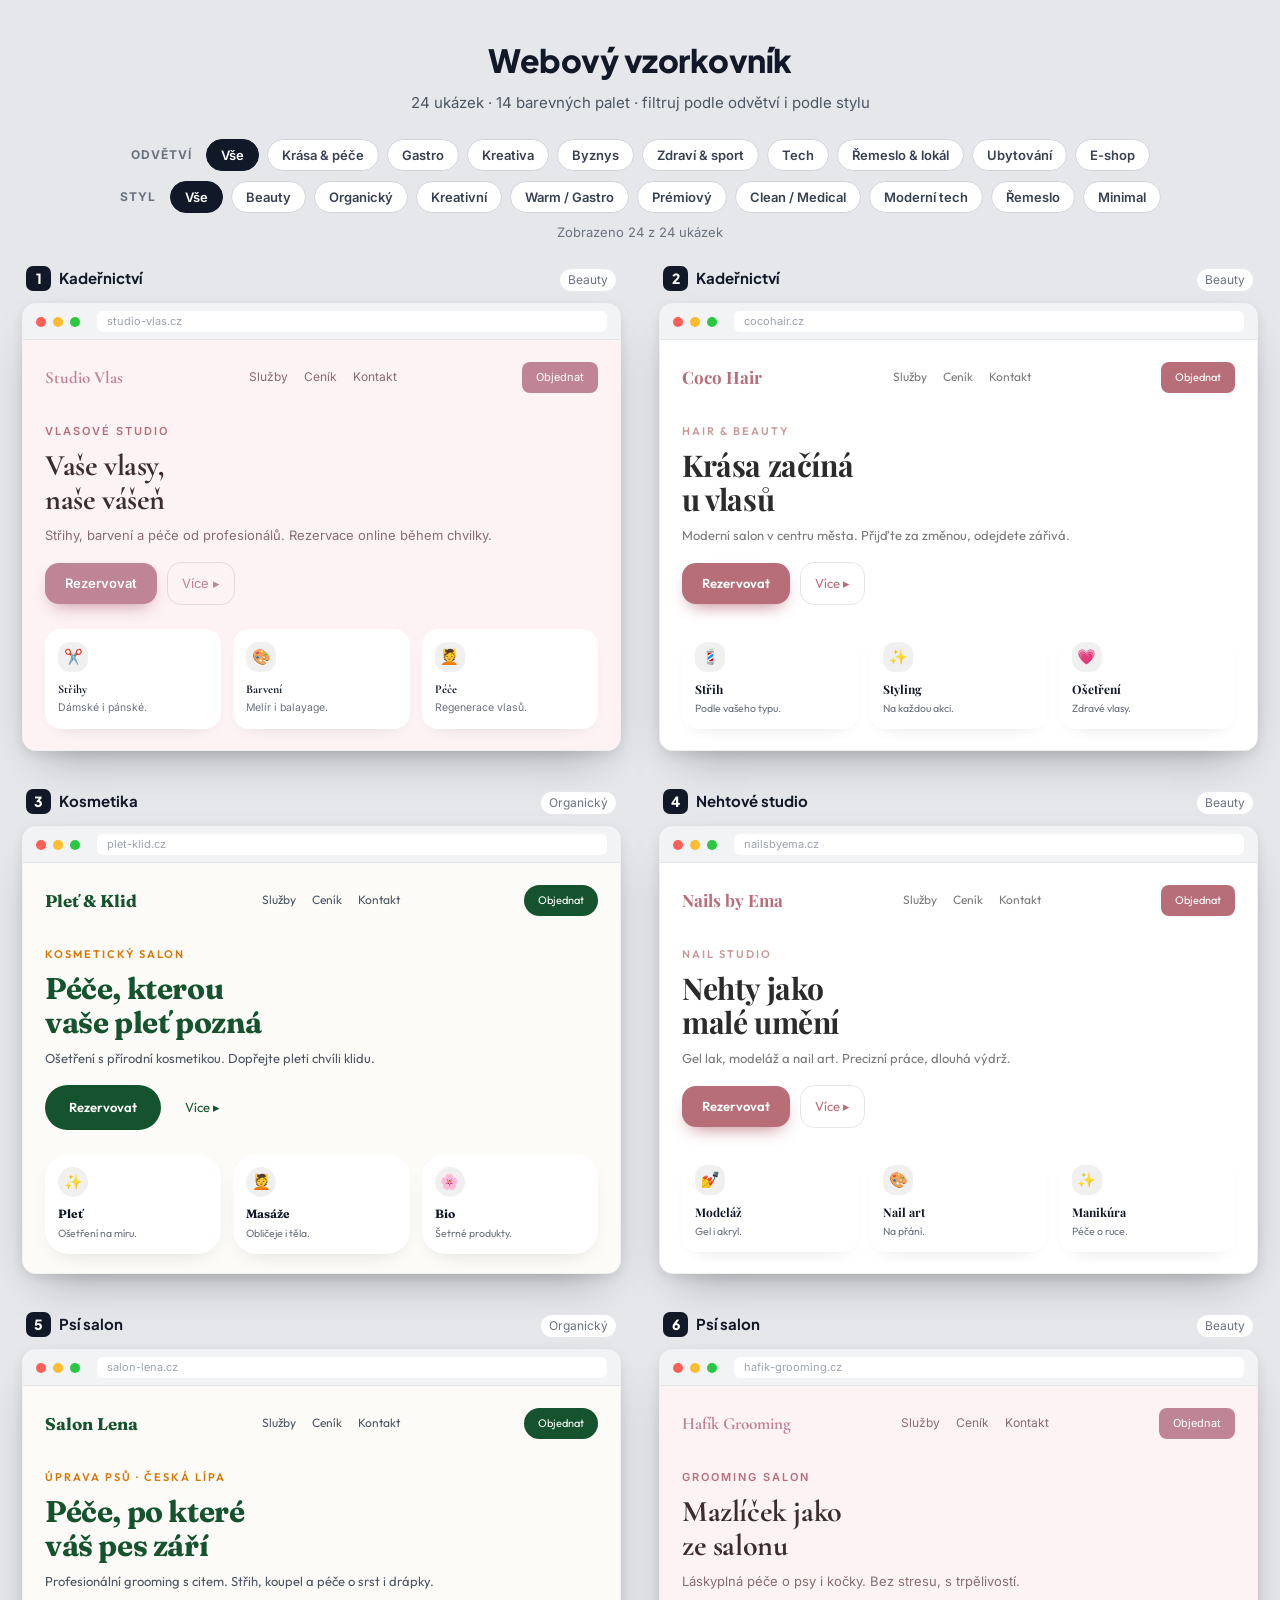
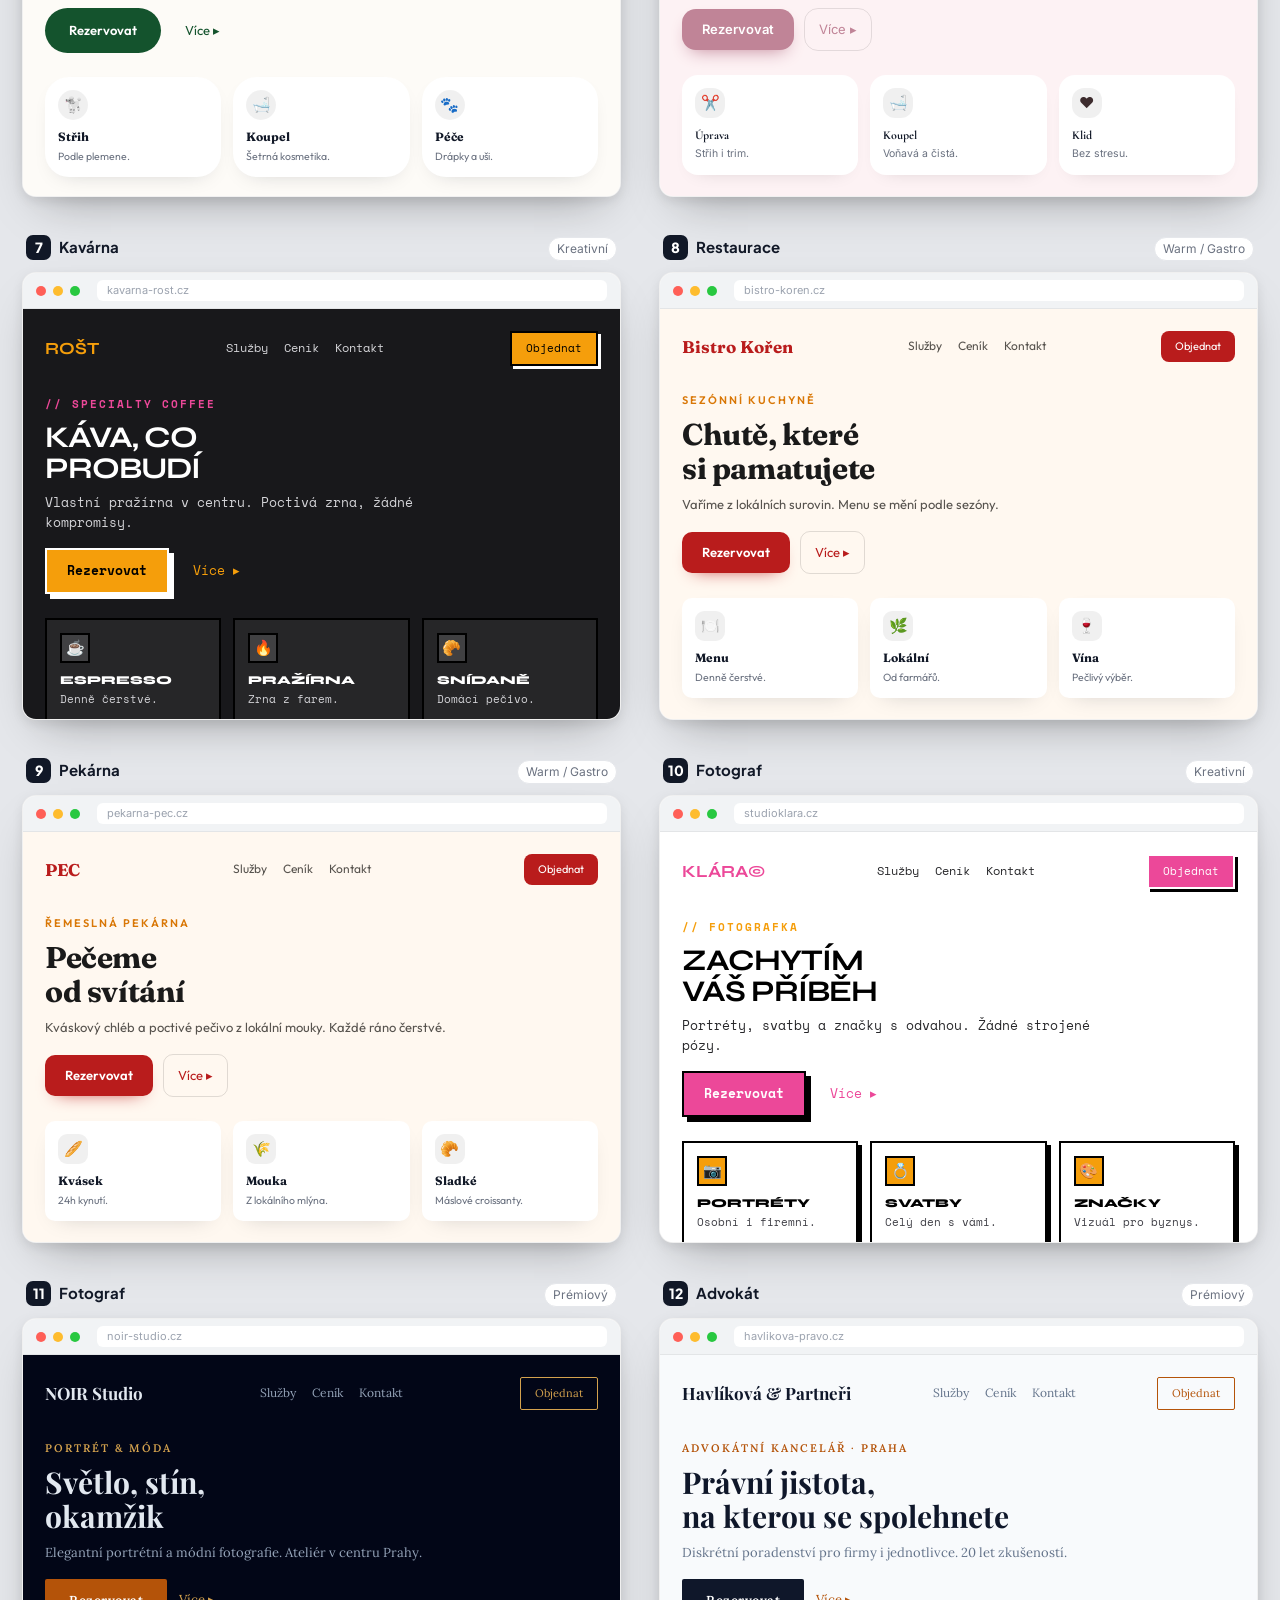
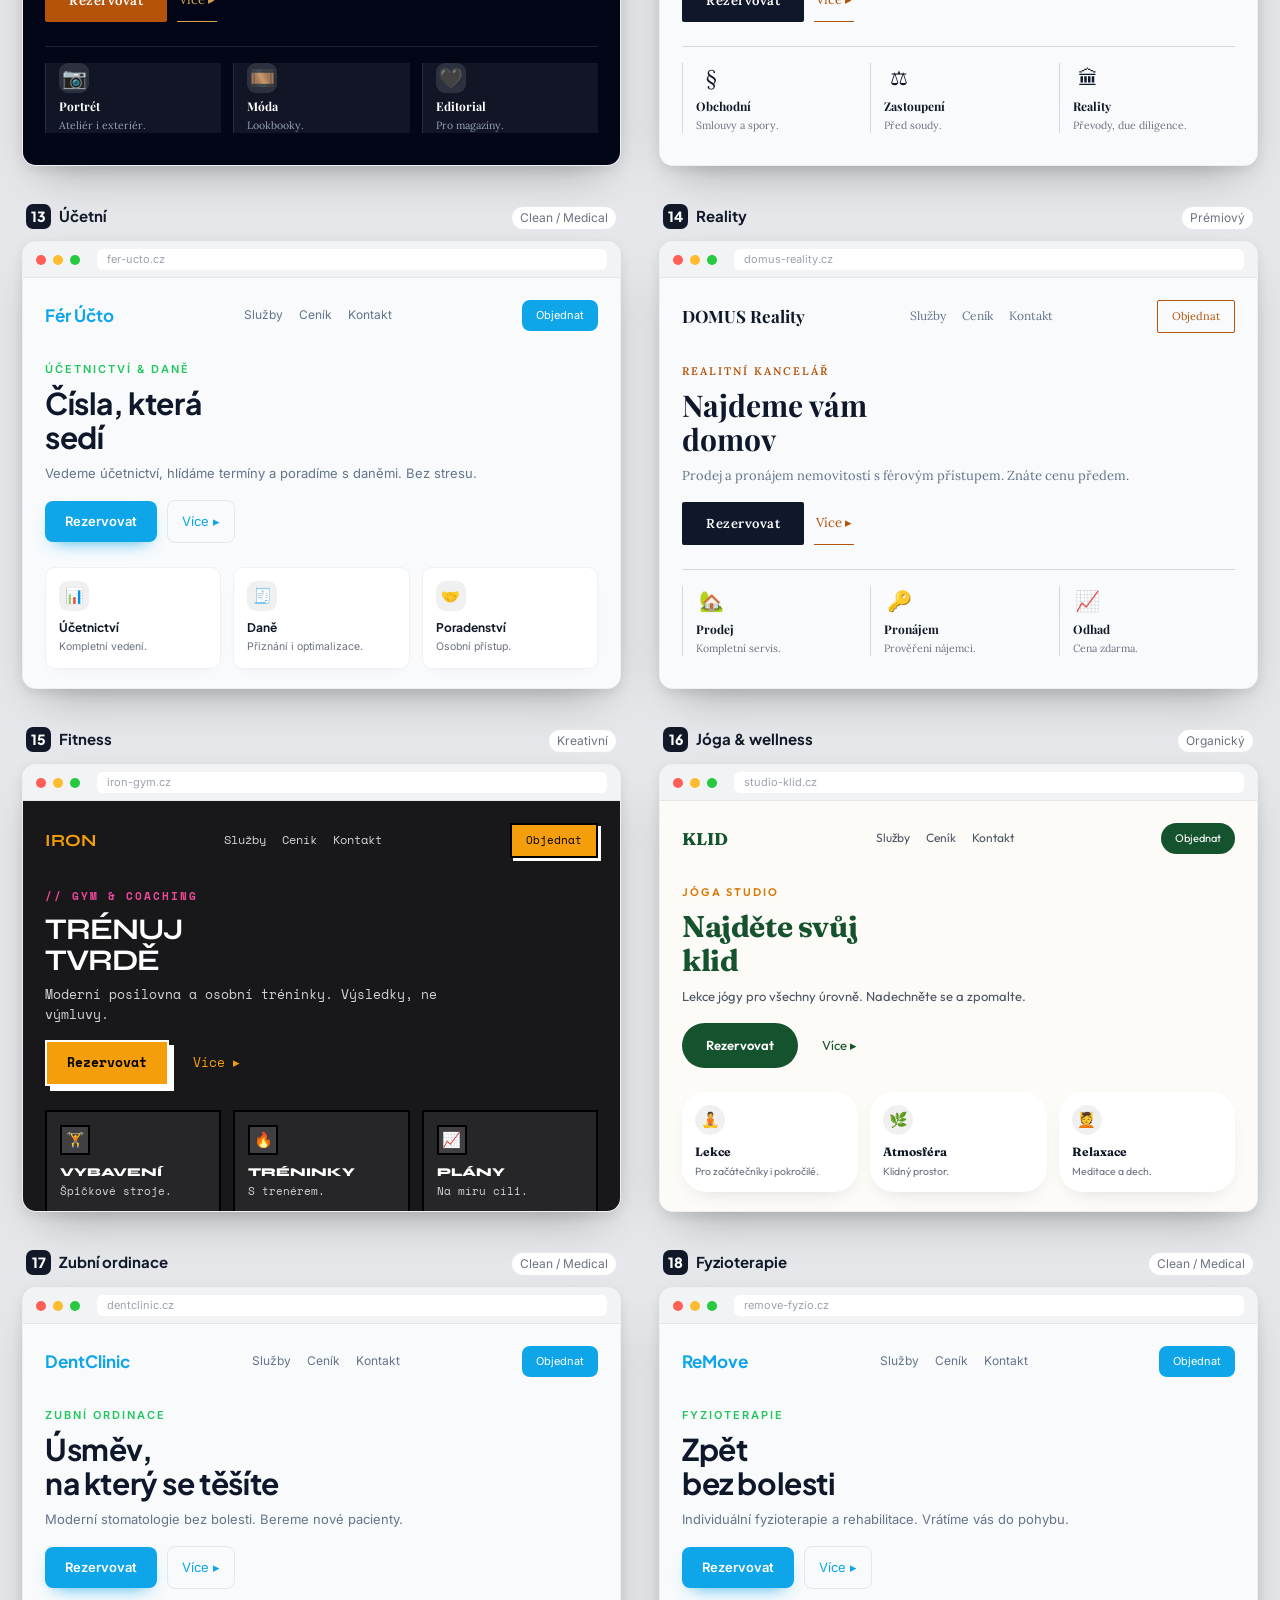
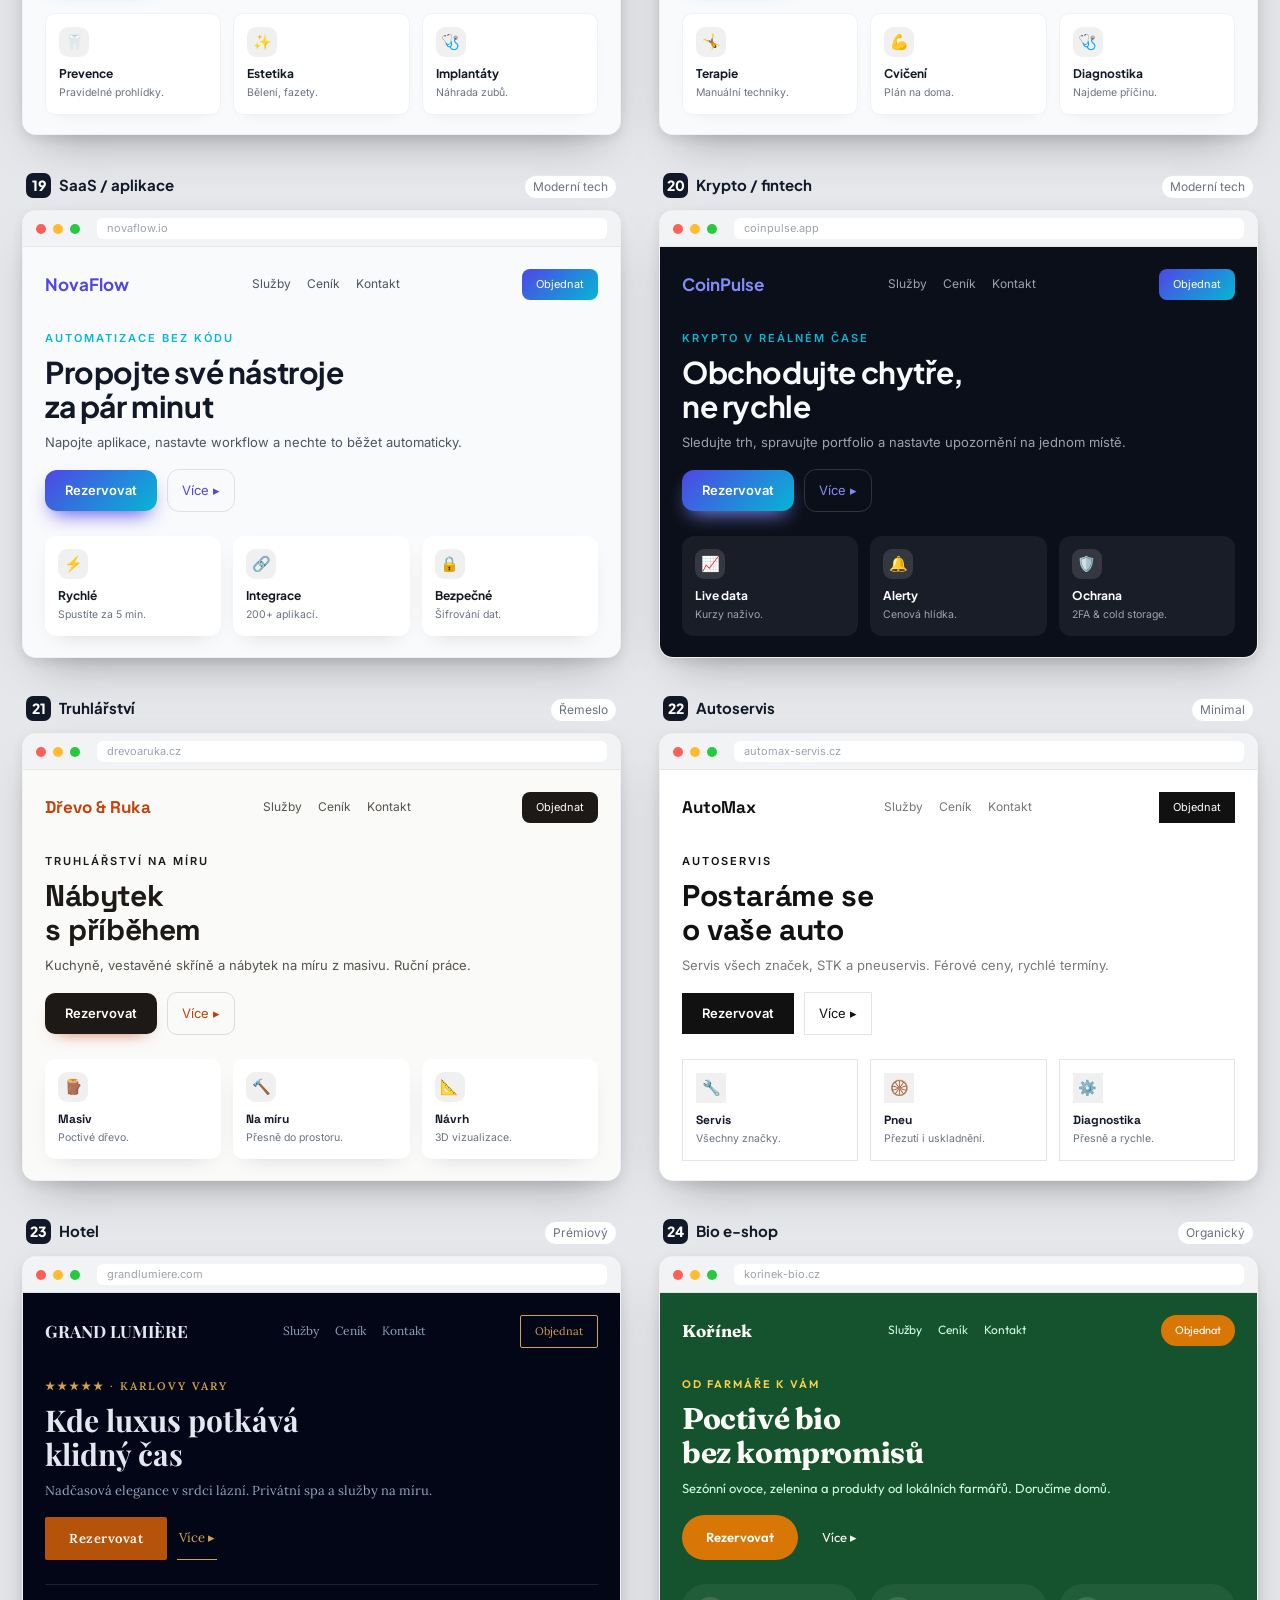
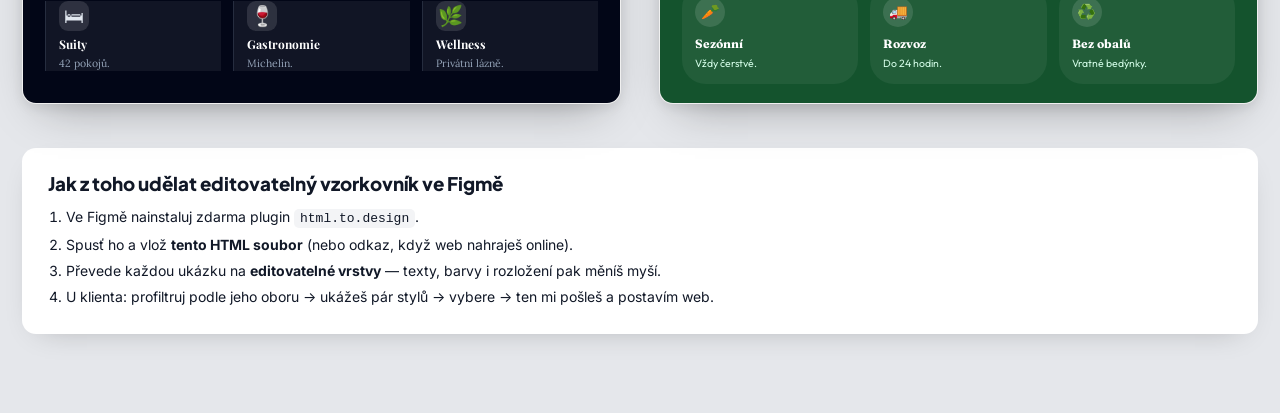
<file: vzorkovnik.html>
<!DOCTYPE html>
<html lang="cs">
<head>
<meta charset="UTF-8">
<meta name="viewport" content="width=device-width, initial-scale=1.0">
<title>Webový vzorkovník — 24 ukázek</title>
<link rel="preconnect" href="https://fonts.googleapis.com">
<link rel="preconnect" href="https://fonts.gstatic.com" crossorigin>
<link href="https://fonts.googleapis.com/css2?family=Plus+Jakarta+Sans:wght@500;700;800&family=Inter:wght@400;500;600&family=Playfair+Display:wght@600;700&family=Lora:wght@400;500&family=Fraunces:opsz,wght@9..144,500;9..144,600&family=Outfit:wght@400;500;600&family=Syne:wght@700;800&family=Space+Mono:wght@400;700&family=Space+Grotesk:wght@500;700&family=Cormorant+Garamond:wght@500;600;700&display=swap" rel="stylesheet">
<style>
  * { margin:0; padding:0; box-sizing:border-box; }
  body { font-family:'Inter',system-ui,sans-serif; background:#E5E7EB; color:#111827; padding:36px 22px 80px; line-height:1.5; }

  .page-head { max-width:1280px; margin:0 auto 8px; text-align:center; }
  .page-head h1 { font-family:'Plus Jakarta Sans'; font-size:32px; font-weight:800; letter-spacing:-.5px; }
  .page-head p { color:#4B5563; margin-top:8px; font-size:15px; }

  /* ---- filter bars ---- */
  .filters { max-width:1280px; margin:24px auto 6px; }
  .filter-row { display:flex; flex-wrap:wrap; gap:8px; align-items:center; justify-content:center; margin-bottom:10px; }
  .filter-row .lab { font-size:12px; font-weight:700; color:#6B7280; text-transform:uppercase; letter-spacing:1px; margin-right:6px; }
  .chip {
    font-family:'Inter'; font-size:13px; font-weight:600; color:#374151;
    background:#fff; border:1px solid #D1D5DB; border-radius:999px; padding:7px 14px; cursor:pointer;
    transition:all .15s;
  }
  .chip:hover { border-color:#9CA3AF; }
  .chip.active { background:#111827; color:#fff; border-color:#111827; }
  .count { text-align:center; color:#6B7280; font-size:13px; margin:6px 0 24px; }

  .grid { max-width:1280px; margin:0 auto; display:grid; grid-template-columns:repeat(2,1fr); gap:38px; }
  @media (max-width:900px){ .grid{ grid-template-columns:1fr; } }

  .sample.hide { display:none; }
  .tag { display:flex; flex-wrap:wrap; align-items:baseline; gap:8px; margin-bottom:11px; padding:0 4px; }
  .tag .num { font-family:'Plus Jakarta Sans'; font-weight:800; font-size:14px; background:#111827; color:#fff; width:25px; height:25px; border-radius:7px; display:inline-flex; align-items:center; justify-content:center; flex:none; }
  .tag .ind { font-family:'Plus Jakarta Sans'; font-weight:700; font-size:15px; }
  .tag .fam { color:#6B7280; font-size:12px; background:#fff; border:1px solid #E5E7EB; padding:2px 8px; border-radius:999px; margin-left:auto; }

  /* ---- browser frame ---- */
  .browser { border-radius:14px; overflow:hidden; box-shadow:0 20px 45px -20px rgba(0,0,0,.35),0 4px 12px rgba(0,0,0,.08); background:#fff; border:1px solid rgba(0,0,0,.06); }
  .bar { background:#F1F3F5; height:36px; display:flex; align-items:center; padding:0 13px; gap:7px; border-bottom:1px solid rgba(0,0,0,.06); }
  .bar i { width:10px; height:10px; border-radius:50%; display:block; }
  .bar .r{background:#FF5F57;} .bar .y{background:#FEBC2E;} .bar .g{background:#28C840;}
  .bar .url { margin-left:10px; flex:1; background:#fff; border-radius:6px; height:21px; font-size:11px; color:#9CA3AF; display:flex; align-items:center; padding:0 10px; }

  /* ---- generic site (variable-driven) ---- */
  .site { height:410px; overflow:hidden; padding:22px; background:var(--bg); color:var(--text); font-family:var(--bf); }
  .site .nav { display:flex; align-items:center; justify-content:space-between; }
  .site .logo { font-family:var(--hf); font-weight:700; font-size:17px; color:var(--brand); }
  .site .nav-links { display:flex; gap:16px; font-size:12px; color:var(--muted); }
  .site .navbtn { background:var(--btnbg); color:var(--btnfg); font-size:11px; padding:7px 14px; border-radius:8px; }
  .site .hero { margin:30px 0 24px; }
  .site .eyebrow { font-size:11px; text-transform:uppercase; letter-spacing:2px; font-weight:600; color:var(--accent); }
  .site h1 { font-family:var(--hf); font-weight:700; font-size:30px; line-height:1.12; letter-spacing:-.4px; margin:10px 0; color:var(--hc,var(--text)); max-width:92%; }
  .site .hero p { color:var(--muted); font-size:13px; max-width:82%; }
  .site .cta { margin-top:16px; display:flex; gap:10px; align-items:center; }
  .site .btn-primary { background:var(--btnbg); color:var(--btnfg); padding:11px 20px; border-radius:12px; font-size:13px; font-weight:600; }
  .site .btn-ghost { color:var(--brand); padding:11px 14px; font-size:13px; }
  .site .cards { display:grid; grid-template-columns:repeat(3,1fr); gap:12px; }
  .site .card { padding:13px; background:#fff; border-radius:12px; box-shadow:0 8px 22px -14px rgba(17,24,39,.25); }
  .site .card .ic { width:30px; height:30px; display:flex; align-items:center; justify-content:center; font-size:15px; margin-bottom:8px; background:rgba(0,0,0,.06); border-radius:9px; }
  .site .card h4 { font-family:var(--hf); font-size:12px; font-weight:700; margin-bottom:3px; color:#111827; }
  .site .card p { font-size:10.5px; line-height:1.4; color:#6B7280; }

  /* ---- dark sites ---- */
  .site.is-dark .card { background:rgba(255,255,255,.06); box-shadow:none; }
  .site.is-dark .card h4 { color:#fff; }
  .site.is-dark .card p { color:var(--muted); }
  .site.is-dark .card .ic { background:rgba(255,255,255,.12); }

  /* ================= VIBE: tech ================= */
  .vibe-tech .btn-primary { border-radius:12px; box-shadow:0 10px 20px -8px var(--brand); }
  .vibe-tech .btn-ghost { border:1px solid rgba(0,0,0,.1); border-radius:12px; }
  .vibe-tech.is-dark .btn-ghost { border-color:rgba(255,255,255,.15); }

  /* ================= VIBE: lux ================= */
  .vibe-lux h1 { letter-spacing:0; }
  .vibe-lux .navbtn { background:transparent; border:1px solid var(--accent); color:var(--accent); border-radius:2px; }
  .vibe-lux .btn-primary { border-radius:2px; letter-spacing:.5px; padding:12px 24px; }
  .vibe-lux .btn-ghost { color:var(--accent); border-bottom:1px solid var(--accent); border-radius:0; padding:11px 2px; }
  .vibe-lux .cards { border-top:1px solid rgba(100,116,139,.25); padding-top:16px; }
  .vibe-lux .card { background:transparent; box-shadow:none; border-left:1px solid rgba(100,116,139,.25); border-radius:0; padding:0 0 0 13px; }
  .vibe-lux .card .ic { background:transparent; font-size:20px; margin-bottom:4px; }
  .vibe-lux.is-dark .card h4 { color:#fff; }

  /* ================= VIBE: organic ================= */
  .vibe-organic .navbtn { border-radius:999px; }
  .vibe-organic .btn-primary { border-radius:999px; padding:13px 24px; }
  .vibe-organic .btn-ghost { border-radius:999px; }
  .vibe-organic .card { border-radius:24px; }
  .vibe-organic .card .ic { border-radius:999px; }

  /* ================= VIBE: brutal ================= */
  .vibe-brutal { }
  .vibe-brutal h1 { text-transform:uppercase; letter-spacing:-1px; line-height:1.02; }
  .vibe-brutal .navbtn { border-radius:0; border:2px solid currentColor; box-shadow:3px 3px 0 var(--text); }
  .vibe-brutal .btn-primary { border-radius:0; border:2px solid var(--text); box-shadow:5px 5px 0 var(--text); font-weight:700; }
  .vibe-brutal .card { border-radius:0; background:#fff; color:#000; border:2px solid #000; box-shadow:4px 4px 0 #000; }
  .vibe-brutal .card h4 { color:#000; font-weight:800; text-transform:uppercase; }
  .vibe-brutal .card p { color:#3F3F46; }
  .vibe-brutal .card .ic { background:var(--accent); border:2px solid #000; border-radius:0; }

  /* ================= VIBE: beauty ================= */
  .vibe-beauty .btn-primary { border-radius:14px; box-shadow:0 8px 18px -8px var(--brand); }
  .vibe-beauty .btn-ghost { border-radius:14px; border:1px solid rgba(0,0,0,.1); }
  .vibe-beauty .card { border-radius:16px; box-shadow:0 8px 20px -14px rgba(0,0,0,.2); }
  .vibe-beauty .card .ic { border-radius:12px; }

  /* ================= VIBE: warm ================= */
  .vibe-warm .btn-primary { border-radius:10px; box-shadow:0 8px 18px -12px var(--brand); }
  .vibe-warm .btn-ghost { border-radius:10px; border:1px solid rgba(0,0,0,.12); }
  .vibe-warm .card { border-radius:10px; }

  /* ================= VIBE: clean ================= */
  .vibe-clean .btn-primary { border-radius:8px; box-shadow:0 8px 18px -10px var(--brand); }
  .vibe-clean .btn-ghost { border-radius:8px; border:1px solid #E2E8F0; }
  .vibe-clean .card { border-radius:10px; box-shadow:0 6px 16px -12px rgba(0,0,0,.15); border:1px solid #EEF2F6; }

  /* ================= VIBE: mini ================= */
  .vibe-mini .navbtn { border-radius:0; }
  .vibe-mini .btn-primary { border-radius:0; }
  .vibe-mini .btn-ghost { border-radius:0; border:1px solid #E5E5E5; }
  .vibe-mini .card { border-radius:0; box-shadow:none; border:1px solid #E5E5E5; }
  .vibe-mini .card .ic { border-radius:0; }

  .note { max-width:1280px; margin:44px auto 0; padding:22px 26px; background:#fff; border-radius:14px; box-shadow:0 10px 30px -18px rgba(0,0,0,.3); }
  .note h3 { font-family:'Plus Jakarta Sans'; font-weight:800; margin-bottom:8px; }
  .note ol { margin:8px 0 0 18px; } .note li { margin-bottom:5px; font-size:14px; }
  .note code { background:#F3F4F6; padding:2px 6px; border-radius:5px; font-size:13px; }
</style>
</head>
<body>

<div class="page-head">
  <h1>Webový vzorkovník</h1>
  <p>24 ukázek · 14 barevných palet · filtruj podle odvětví i podle stylu</p>
</div>

<div class="filters">
  <div class="filter-row" id="groupFilter"><span class="lab">Odvětví</span></div>
  <div class="filter-row" id="styleFilter"><span class="lab">Styl</span></div>
</div>
<div class="count" id="count"></div>

<div class="grid" id="grid"></div>

<div class="note">
  <h3>Jak z toho udělat editovatelný vzorkovník ve Figmě</h3>
  <ol>
    <li>Ve Figmě nainstaluj zdarma plugin <code>html.to.design</code>.</li>
    <li>Spusť ho a vlož <strong>tento HTML soubor</strong> (nebo odkaz, když web nahraješ online).</li>
    <li>Převede každou ukázku na <strong>editovatelné vrstvy</strong> — texty, barvy i rozložení pak měníš myší.</li>
    <li>U klienta: profiltruj podle jeho oboru → ukážeš pár stylů → vybere → ten mi pošleš a postavím web.</li>
  </ol>
</div>

<script>
/* ---------------- PALETY ---------------- */
const P = {
  'tech-indigo': {fam:'Moderní tech', vibe:'tech', dark:0, bg:'#F9FAFB', text:'#111827', muted:'#4B5563', brand:'#4F46E5', accent:'#06B6D4', hf:"'Plus Jakarta Sans'", bf:"'Inter'", btnbg:'linear-gradient(135deg,#4F46E5,#06B6D4)', btnfg:'#fff'},
  'tech-dark':   {fam:'Moderní tech', vibe:'tech', dark:1, bg:'#0B0F19', text:'#F9FAFB', muted:'#9CA3AF', brand:'#818CF8', accent:'#06B6D4', hf:"'Plus Jakarta Sans'", bf:"'Inter'", btnbg:'linear-gradient(135deg,#4F46E5,#06B6D4)', btnfg:'#fff'},
  'lux-navy':    {fam:'Prémiový', vibe:'lux', dark:0, bg:'#F8FAFC', text:'#0F172A', muted:'#64748B', brand:'#0F172A', accent:'#B45309', hf:"'Playfair Display'", bf:"'Lora'", btnbg:'#0F172A', btnfg:'#fff'},
  'lux-dark':    {fam:'Prémiový', vibe:'lux', dark:1, bg:'#020617', text:'#E2E8F0', muted:'#94A3B8', brand:'#E2E8F0', accent:'#D4A24E', hf:"'Playfair Display'", bf:"'Lora'", btnbg:'#B45309', btnfg:'#fff'},
  'organic':     {fam:'Organický', vibe:'organic', dark:0, bg:'#FDFBF7', text:'#1F2937', muted:'#4B5563', brand:'#14532D', accent:'#D97706', hc:'#14532D', hf:"'Fraunces'", bf:"'Outfit'", btnbg:'#14532D', btnfg:'#fff'},
  'organic-dark':{fam:'Organický', vibe:'organic', dark:1, bg:'#14532D', text:'#FDFBF7', muted:'#D1FAE5', brand:'#FDFBF7', accent:'#FCD34D', hc:'#FDFBF7', hf:"'Fraunces'", bf:"'Outfit'", btnbg:'#D97706', btnfg:'#fff'},
  'brutal':      {fam:'Kreativní', vibe:'brutal', dark:0, bg:'#FFFFFF', text:'#000000', muted:'#27272A', brand:'#EC4899', accent:'#F59E0B', hf:"'Syne'", bf:"'Space Mono'", btnbg:'#EC4899', btnfg:'#fff'},
  'brutal-dark': {fam:'Kreativní', vibe:'brutal', dark:1, bg:'#18181B', text:'#FFFFFF', muted:'#D4D4D8', brand:'#F59E0B', accent:'#EC4899', hf:"'Syne'", bf:"'Space Mono'", btnbg:'#F59E0B', btnfg:'#000'},
  'beauty':      {fam:'Beauty', vibe:'beauty', dark:0, bg:'#FDF2F4', text:'#3D2C2E', muted:'#8A6D70', brand:'#C08497', accent:'#B76E79', hc:'#3D2C2E', hf:"'Cormorant Garamond'", bf:"'Inter'", btnbg:'#C08497', btnfg:'#fff'},
  'rose':        {fam:'Beauty', vibe:'beauty', dark:0, bg:'#FFFFFF', text:'#2B2B2B', muted:'#7A7A7A', brand:'#B76E79', accent:'#C99A9A', hf:"'Playfair Display'", bf:"'Outfit'", btnbg:'#B76E79', btnfg:'#fff'},
  'warm':        {fam:'Warm / Gastro', vibe:'warm', dark:0, bg:'#FFF8F0', text:'#1A1A1A', muted:'#57534E', brand:'#B91C1C', accent:'#D97706', hf:"'Fraunces'", bf:"'Outfit'", btnbg:'#B91C1C', btnfg:'#fff'},
  'clean':       {fam:'Clean / Medical', vibe:'clean', dark:0, bg:'#F8FAFC', text:'#0F172A', muted:'#64748B', brand:'#0EA5E9', accent:'#22C55E', hf:"'Plus Jakarta Sans'", bf:"'Inter'", btnbg:'#0EA5E9', btnfg:'#fff'},
  'craft':       {fam:'Řemeslo', vibe:'warm', dark:0, bg:'#FAFAF9', text:'#1C1917', muted:'#57534E', brand:'#C2410C', accent:'#1C1917', hf:"'Space Grotesk'", bf:"'Inter'", btnbg:'#1C1917', btnfg:'#fff'},
  'mini':        {fam:'Minimal', vibe:'mini', dark:0, bg:'#FFFFFF', text:'#111111', muted:'#777777', brand:'#111111', accent:'#111111', hf:"'Space Grotesk'", bf:"'Inter'", btnbg:'#111111', btnfg:'#fff'},
};

/* ---------------- UKÁZKY ---------------- */
const S = [
  {g:'Krása & péče', ind:'Kadeřnictví', pal:'beauty', brand:'Studio Vlas', url:'studio-vlas.cz', eye:'Vlasové studio', h1:'Vaše vlasy,<br>naše vášeň', p:'Střihy, barvení a péče od profesionálů. Rezervace online během chvilky.', c:[['✂️','Střihy','Dámské i pánské.'],['🎨','Barvení','Melír i balayage.'],['💆','Péče','Regenerace vlasů.']]},
  {g:'Krása & péče', ind:'Kadeřnictví', pal:'rose', brand:'Coco Hair', url:'cocohair.cz', eye:'Hair & Beauty', h1:'Krása začíná<br>u vlasů', p:'Moderní salon v centru města. Přijďte za změnou, odejdete zářivá.', c:[['💈','Střih','Podle vašeho typu.'],['✨','Styling','Na každou akci.'],['💗','Ošetření','Zdravé vlasy.']]},
  {g:'Krása & péče', ind:'Kosmetika', pal:'organic', brand:'Pleť & Klid', url:'plet-klid.cz', eye:'Kosmetický salon', h1:'Péče, kterou<br>vaše pleť pozná', p:'Ošetření s přírodní kosmetikou. Dopřejte pleti chvíli klidu.', c:[['✨','Pleť','Ošetření na míru.'],['💆','Masáže','Obličeje i těla.'],['🌸','Bio','Šetrné produkty.']]},
  {g:'Krása & péče', ind:'Nehtové studio', pal:'rose', brand:'Nails by Ema', url:'nailsbyema.cz', eye:'Nail studio', h1:'Nehty jako<br>malé umění', p:'Gel lak, modeláž a nail art. Precizní práce, dlouhá výdrž.', c:[['💅','Modeláž','Gel i akryl.'],['🎨','Nail art','Na přání.'],['✨','Manikúra','Péče o ruce.']]},
  {g:'Krása & péče', ind:'Psí salon', pal:'organic', brand:'Salon Lena', url:'salon-lena.cz', eye:'Úprava psů · Česká Lípa', h1:'Péče, po které<br>váš pes září', p:'Profesionální grooming s citem. Střih, koupel a péče o srst i drápky.', c:[['🐩','Střih','Podle plemene.'],['🛁','Koupel','Šetrná kosmetika.'],['🐾','Péče','Drápky a uši.']]},
  {g:'Krása & péče', ind:'Psí salon', pal:'beauty', brand:'Hafík Grooming', url:'hafik-grooming.cz', eye:'Grooming salon', h1:'Mazlíček jako<br>ze salonu', p:'Láskyplná péče o psy i kočky. Bez stresu, s trpělivostí.', c:[['✂️','Úprava','Střih i trim.'],['🛁','Koupel','Voňavá a čistá.'],['❤️','Klid','Bez stresu.']]},

  {g:'Gastro', ind:'Kavárna', pal:'brutal-dark', brand:'ROŠT', url:'kavarna-rost.cz', eye:'// Specialty coffee', h1:'Káva, co<br>probudí', p:'Vlastní pražírna v centru. Poctivá zrna, žádné kompromisy.', c:[['☕','Espresso','Denně čerstvé.'],['🔥','Pražírna','Zrna z farem.'],['🥐','Snídaně','Domácí pečivo.']]},
  {g:'Gastro', ind:'Restaurace', pal:'warm', brand:'Bistro Kořen', url:'bistro-koren.cz', eye:'Sezónní kuchyně', h1:'Chutě, které<br>si pamatujete', p:'Vaříme z lokálních surovin. Menu se mění podle sezóny.', c:[['🍽️','Menu','Denně čerstvé.'],['🌿','Lokální','Od farmářů.'],['🍷','Vína','Pečlivý výběr.']]},
  {g:'Gastro', ind:'Pekárna', pal:'warm', brand:'PEC', url:'pekarna-pec.cz', eye:'Řemeslná pekárna', h1:'Pečeme<br>od svítání', p:'Kváskový chléb a poctivé pečivo z lokální mouky. Každé ráno čerstvé.', c:[['🥖','Kvásek','24h kynutí.'],['🌾','Mouka','Z lokálního mlýna.'],['🥐','Sladké','Máslové croissanty.']]},

  {g:'Kreativa', ind:'Fotograf', pal:'brutal', brand:'KLÁRA©', url:'studioklara.cz', eye:'// Fotografka', h1:'Zachytím<br>váš příběh', p:'Portréty, svatby a značky s odvahou. Žádné strojené pózy.', c:[['📷','Portréty','Osobní i firemní.'],['💍','Svatby','Celý den s vámi.'],['🎨','Značky','Vizuál pro byznys.']]},
  {g:'Kreativa', ind:'Fotograf', pal:'lux-dark', brand:'NOIR Studio', url:'noir-studio.cz', eye:'Portrét & móda', h1:'Světlo, stín,<br>okamžik', p:'Elegantní portrétní a módní fotografie. Ateliér v centru Prahy.', c:[['📷','Portrét','Ateliér i exteriér.'],['🎞️','Móda','Lookbooky.'],['🖤','Editorial','Pro magazíny.']]},

  {g:'Byznys', ind:'Advokát', pal:'lux-navy', brand:'Havlíková & Partneři', url:'havlikova-pravo.cz', eye:'Advokátní kancelář · Praha', h1:'Právní jistota,<br>na kterou se spolehnete', p:'Diskrétní poradenství pro firmy i jednotlivce. 20 let zkušeností.', c:[['§','Obchodní','Smlouvy a spory.'],['⚖','Zastoupení','Před soudy.'],['🏛','Reality','Převody, due diligence.']]},
  {g:'Byznys', ind:'Účetní', pal:'clean', brand:'Fér Účto', url:'fer-ucto.cz', eye:'Účetnictví & daně', h1:'Čísla, která<br>sedí', p:'Vedeme účetnictví, hlídáme termíny a poradíme s daněmi. Bez stresu.', c:[['📊','Účetnictví','Kompletní vedení.'],['🧾','Daně','Přiznání i optimalizace.'],['🤝','Poradenství','Osobní přístup.']]},
  {g:'Byznys', ind:'Reality', pal:'lux-navy', brand:'DOMUS Reality', url:'domus-reality.cz', eye:'Realitní kancelář', h1:'Najdeme vám<br>domov', p:'Prodej a pronájem nemovitostí s férovým přístupem. Znáte cenu předem.', c:[['🏡','Prodej','Kompletní servis.'],['🔑','Pronájem','Prověření nájemci.'],['📈','Odhad','Cena zdarma.']]},

  {g:'Zdraví & sport', ind:'Fitness', pal:'brutal-dark', brand:'IRON', url:'iron-gym.cz', eye:'// Gym & coaching', h1:'Trénuj<br>tvrdě', p:'Moderní posilovna a osobní tréninky. Výsledky, ne výmluvy.', c:[['🏋️','Vybavení','Špičkové stroje.'],['🔥','Tréninky','S trenérem.'],['📈','Plány','Na míru cíli.']]},
  {g:'Zdraví & sport', ind:'Jóga & wellness', pal:'organic', brand:'KLID', url:'studio-klid.cz', eye:'Jóga studio', h1:'Najděte svůj<br>klid', p:'Lekce jógy pro všechny úrovně. Nadechněte se a zpomalte.', c:[['🧘','Lekce','Pro začátečníky i pokročilé.'],['🌿','Atmosféra','Klidný prostor.'],['💆','Relaxace','Meditace a dech.']]},
  {g:'Zdraví & sport', ind:'Zubní ordinace', pal:'clean', brand:'DentClinic', url:'dentclinic.cz', eye:'Zubní ordinace', h1:'Úsměv,<br>na který se těšíte', p:'Moderní stomatologie bez bolesti. Bereme nové pacienty.', c:[['🦷','Prevence','Pravidelné prohlídky.'],['✨','Estetika','Bělení, fazety.'],['🩺','Implantáty','Náhrada zubů.']]},
  {g:'Zdraví & sport', ind:'Fyzioterapie', pal:'clean', brand:'ReMove', url:'remove-fyzio.cz', eye:'Fyzioterapie', h1:'Zpět<br>bez bolesti', p:'Individuální fyzioterapie a rehabilitace. Vrátíme vás do pohybu.', c:[['🤸','Terapie','Manuální techniky.'],['💪','Cvičení','Plán na doma.'],['🩺','Diagnostika','Najdeme příčinu.']]},

  {g:'Tech', ind:'SaaS / aplikace', pal:'tech-indigo', brand:'NovaFlow', url:'novaflow.io', eye:'Automatizace bez kódu', h1:'Propojte své nástroje<br>za pár minut', p:'Napojte aplikace, nastavte workflow a nechte to běžet automaticky.', c:[['⚡','Rychlé','Spustíte za 5 min.'],['🔗','Integrace','200+ aplikací.'],['🔒','Bezpečné','Šifrování dat.']]},
  {g:'Tech', ind:'Krypto / fintech', pal:'tech-dark', brand:'CoinPulse', url:'coinpulse.app', eye:'Krypto v reálném čase', h1:'Obchodujte chytře,<br>ne rychle', p:'Sledujte trh, spravujte portfolio a nastavte upozornění na jednom místě.', c:[['📈','Live data','Kurzy naživo.'],['🔔','Alerty','Cenová hlídka.'],['🛡️','Ochrana','2FA & cold storage.']]},

  {g:'Řemeslo & lokál', ind:'Truhlářství', pal:'craft', brand:'Dřevo & Ruka', url:'drevoaruka.cz', eye:'Truhlářství na míru', h1:'Nábytek<br>s příběhem', p:'Kuchyně, vestavěné skříně a nábytek na míru z masivu. Ruční práce.', c:[['🪵','Masiv','Poctivé dřevo.'],['🔨','Na míru','Přesně do prostoru.'],['📐','Návrh','3D vizualizace.']]},
  {g:'Řemeslo & lokál', ind:'Autoservis', pal:'mini', brand:'AutoMax', url:'automax-servis.cz', eye:'Autoservis', h1:'Postaráme se<br>o vaše auto', p:'Servis všech značek, STK a pneuservis. Férové ceny, rychlé termíny.', c:[['🔧','Servis','Všechny značky.'],['🛞','Pneu','Přezutí i uskladnění.'],['⚙️','Diagnostika','Přesně a rychle.']]},

  {g:'Ubytování', ind:'Hotel', pal:'lux-dark', brand:'GRAND LUMIÈRE', url:'grandlumiere.com', eye:'★★★★★ · Karlovy Vary', h1:'Kde luxus potkává<br>klidný čas', p:'Nadčasová elegance v srdci lázní. Privátní spa a služby na míru.', c:[['🛏','Suity','42 pokojů.'],['🍷','Gastronomie','Michelin.'],['🌿','Wellness','Privátní lázně.']]},

  {g:'E-shop', ind:'Bio e-shop', pal:'organic-dark', brand:'Kořínek', url:'korinek-bio.cz', eye:'Od farmáře k vám', h1:'Poctivé bio<br>bez kompromisů', p:'Sezónní ovoce, zelenina a produkty od lokálních farmářů. Doručíme domů.', c:[['🥕','Sezónní','Vždy čerstvé.'],['🚚','Rozvoz','Do 24 hodin.'],['♻️','Bez obalů','Vratné bedýnky.']]},
];

/* ---------------- RENDER ---------------- */
function styleVars(p){
  let s = `--bg:${p.bg};--text:${p.text};--muted:${p.muted};--brand:${p.brand};--accent:${p.accent};--hf:${p.hf};--bf:${p.bf};--btnbg:${p.btnbg};--btnfg:${p.btnfg};`;
  if(p.hc) s += `--hc:${p.hc};`;
  return s;
}
function cardHTML(c){ return `<div class="card"><div class="ic">${c[0]}</div><h4>${c[1]}</h4><p>${c[2]}</p></div>`; }

function render(list){
  const grid = document.getElementById('grid');
  grid.innerHTML = list.map((s,i)=>{
    const p = P[s.pal];
    const cls = `site vibe-${p.vibe}${p.dark?' is-dark':''}`;
    return `<figure class="sample">
      <div class="tag"><span class="num">${s._n}</span><span class="ind">${s.ind}</span><span class="fam">${p.fam}</span></div>
      <div class="browser">
        <div class="bar"><i class="r"></i><i class="y"></i><i class="g"></i><span class="url">${s.url}</span></div>
        <div class="${cls}" style="${styleVars(p)}">
          <div class="nav"><span class="logo">${s.brand}</span><span class="nav-links"><span>Služby</span><span>Ceník</span><span>Kontakt</span></span><span class="navbtn">Objednat</span></div>
          <div class="hero">
            <div class="eyebrow">${s.eye}</div>
            <h1>${s.h1}</h1>
            <p>${s.p}</p>
            <div class="cta"><a class="btn-primary">Rezervovat</a><a class="btn-ghost">Více ▸</a></div>
          </div>
          <div class="cards">${s.c.map(cardHTML).join('')}</div>
        </div>
      </div>
    </figure>`;
  }).join('');
}

/* ---------------- FILTRY ---------------- */
S.forEach((s,i)=> s._n = i+1);
let fGroup='Vše', fStyle='Vše';
const groups = ['Vše', ...new Set(S.map(s=>s.g))];
const styles = ['Vše', ...new Set(S.map(s=>P[s.pal].fam))];

function buildChips(containerId, items, getActive, setActive){
  const c = document.getElementById(containerId);
  items.forEach(it=>{
    const b = document.createElement('button');
    b.className = 'chip' + (getActive()===it?' active':'');
    b.textContent = it;
    b.onclick = ()=>{ setActive(it); refresh(); };
    c.appendChild(b);
  });
}
function refresh(){
  document.querySelectorAll('#groupFilter .chip').forEach(b=> b.classList.toggle('active', b.textContent===fGroup));
  document.querySelectorAll('#styleFilter .chip').forEach(b=> b.classList.toggle('active', b.textContent===fStyle));
  const list = S.filter(s=> (fGroup==='Vše'||s.g===fGroup) && (fStyle==='Vše'||P[s.pal].fam===fStyle));
  render(list);
  document.getElementById('count').textContent = `Zobrazeno ${list.length} z ${S.length} ukázek`;
}
buildChips('groupFilter', groups, ()=>fGroup, v=>fGroup=v);
buildChips('styleFilter', styles, ()=>fStyle, v=>fStyle=v);
refresh();
</script>

</body>
</html>
</file>
